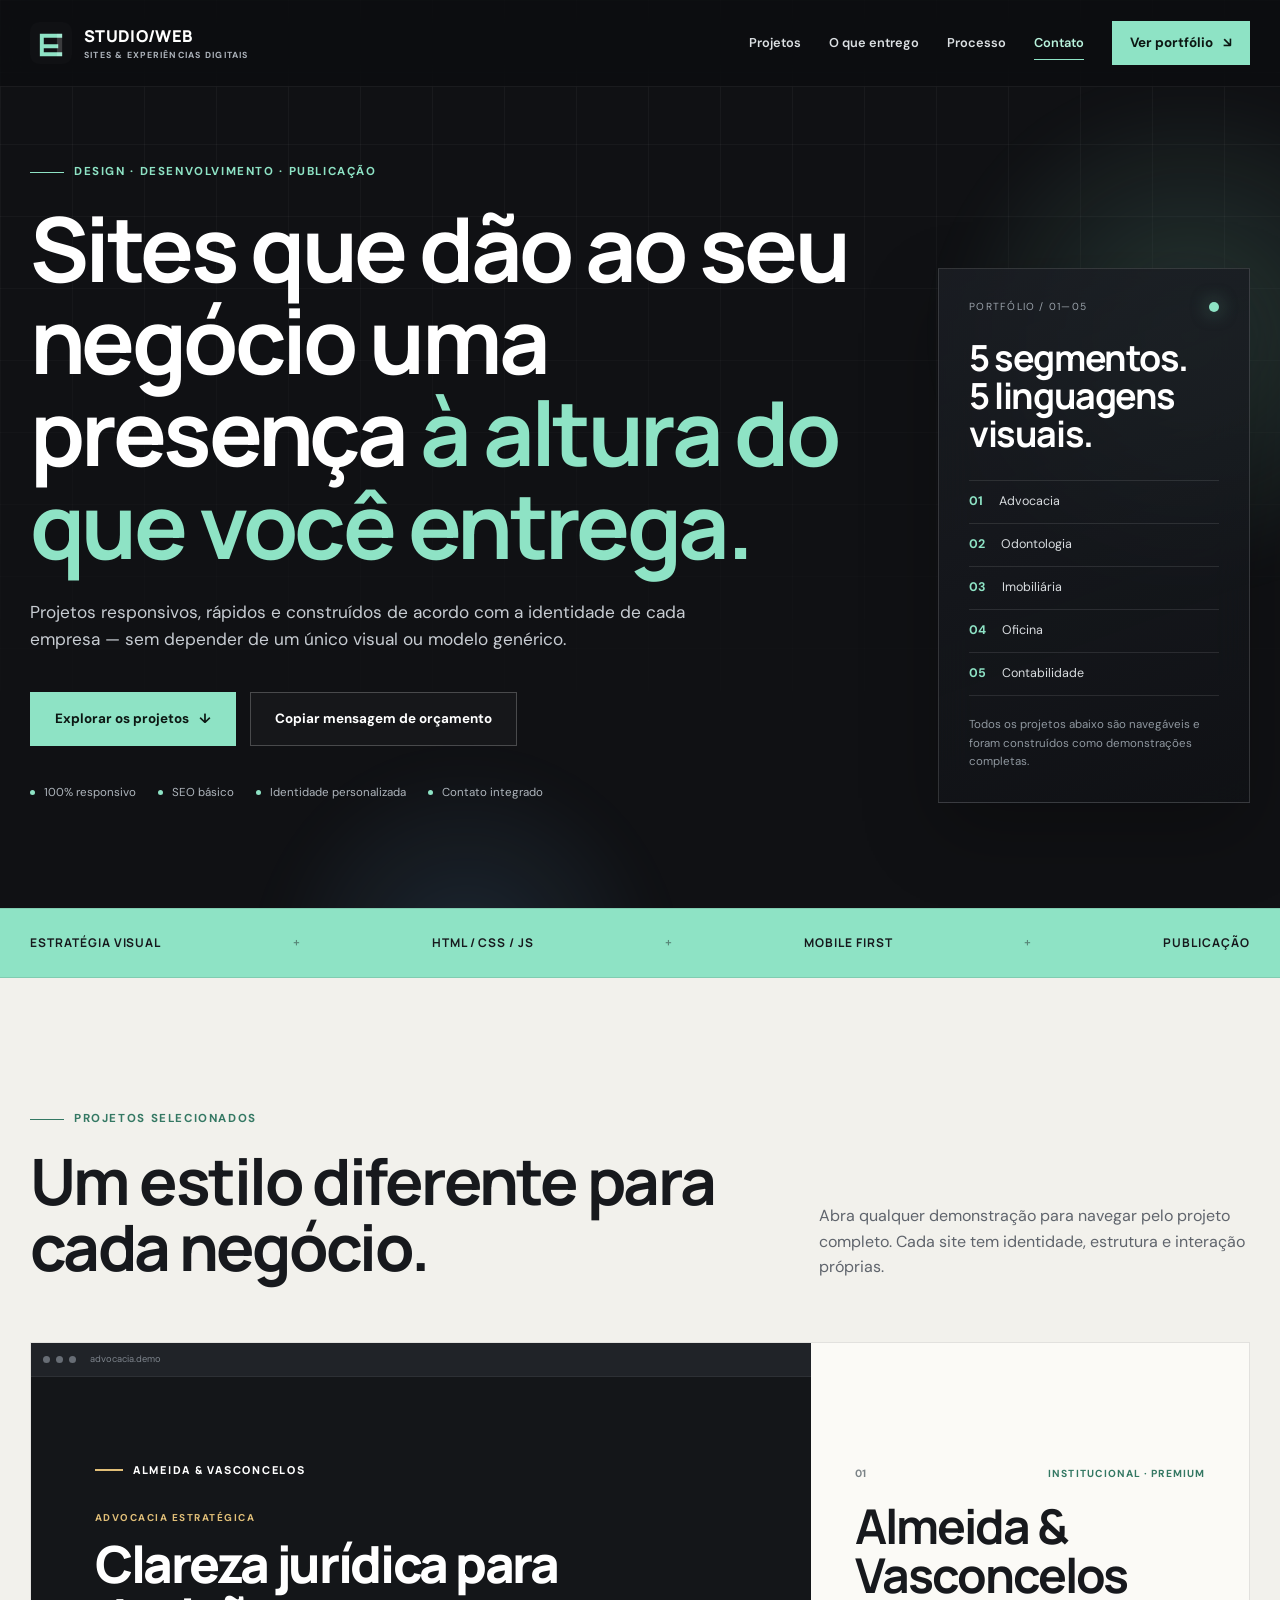
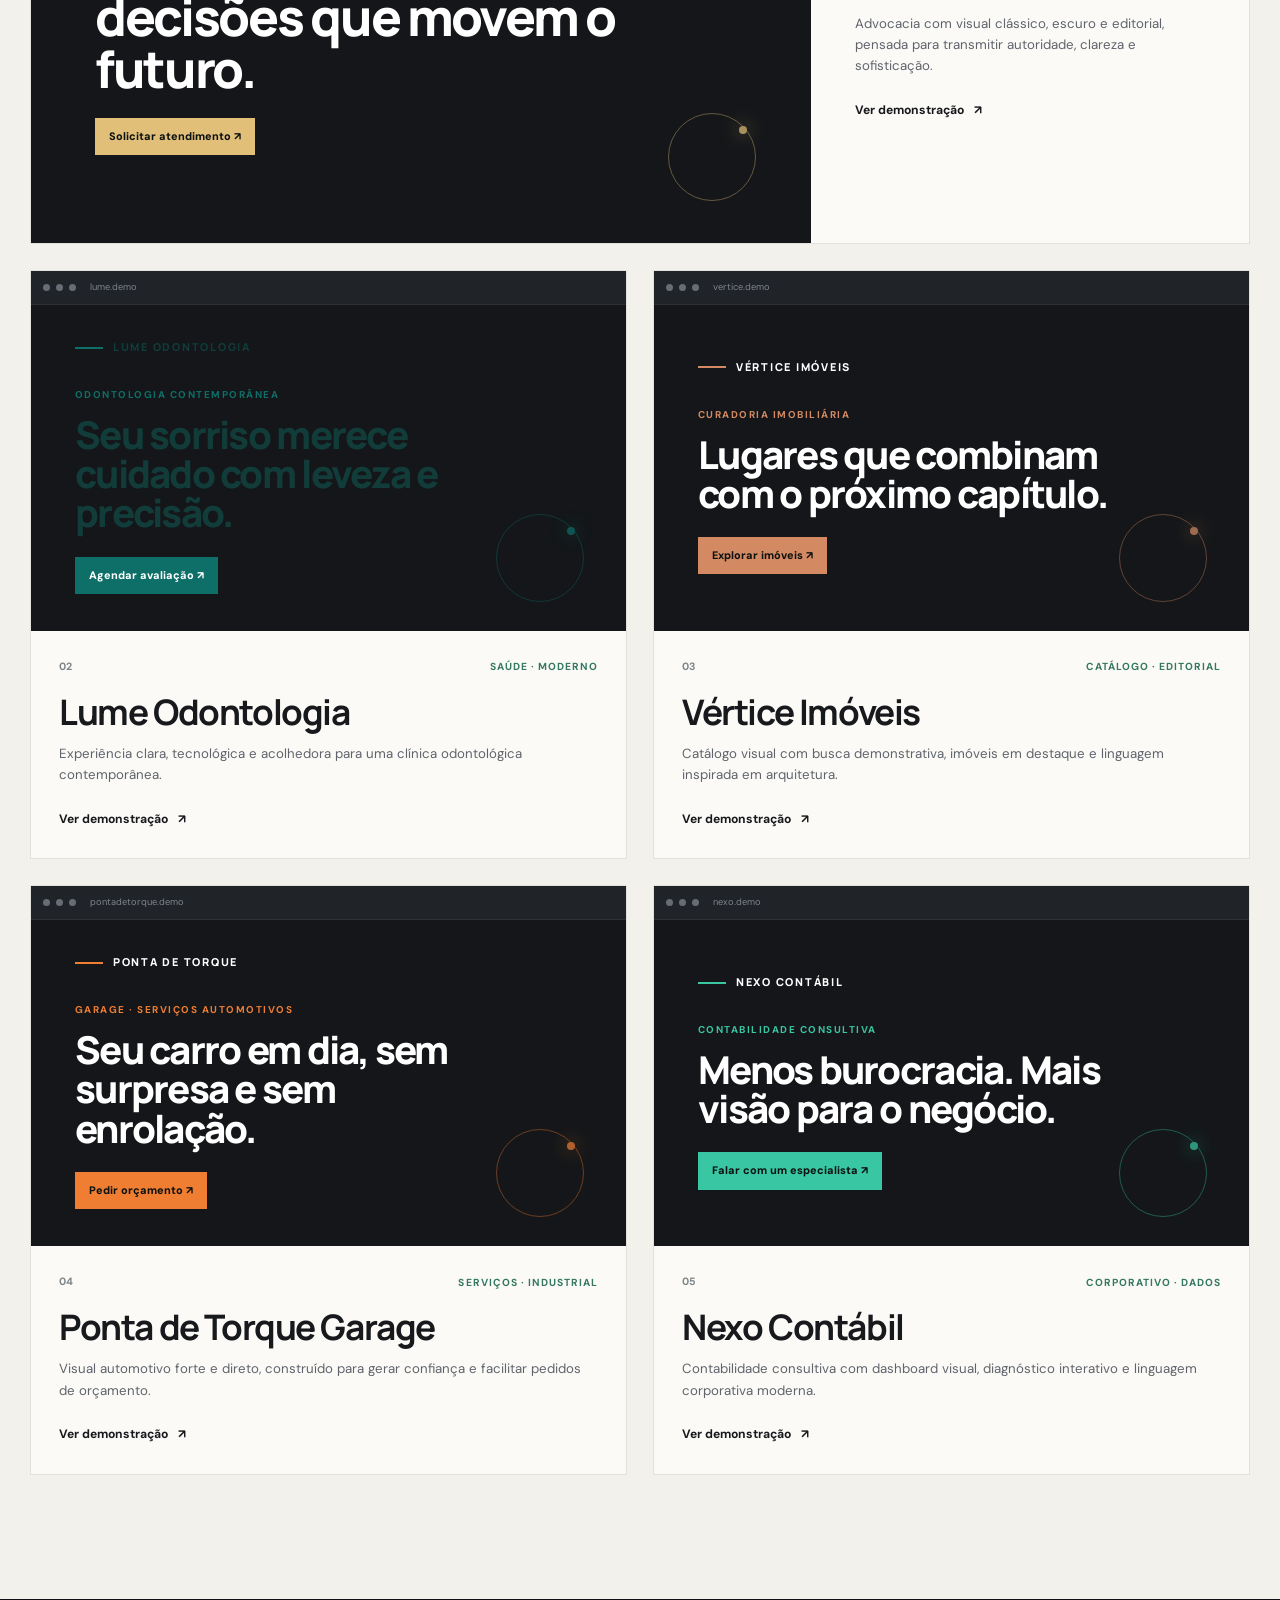
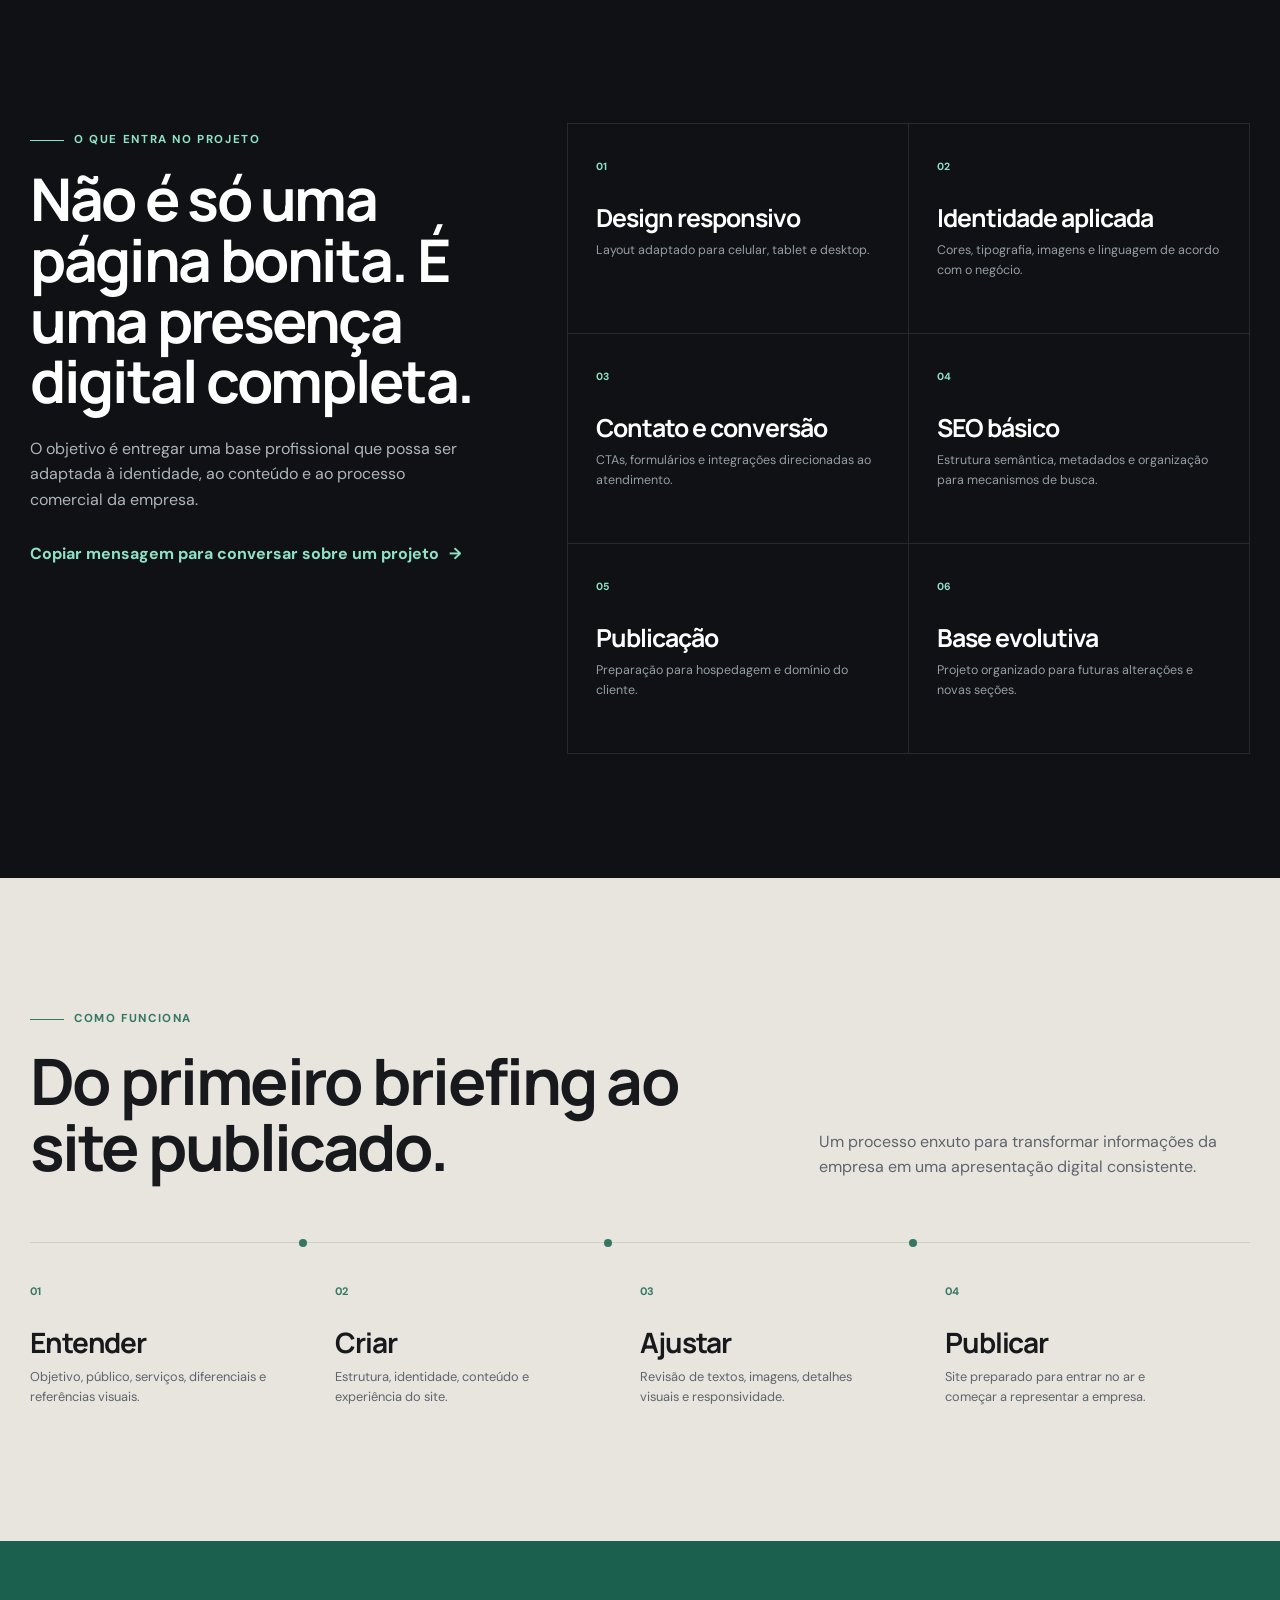
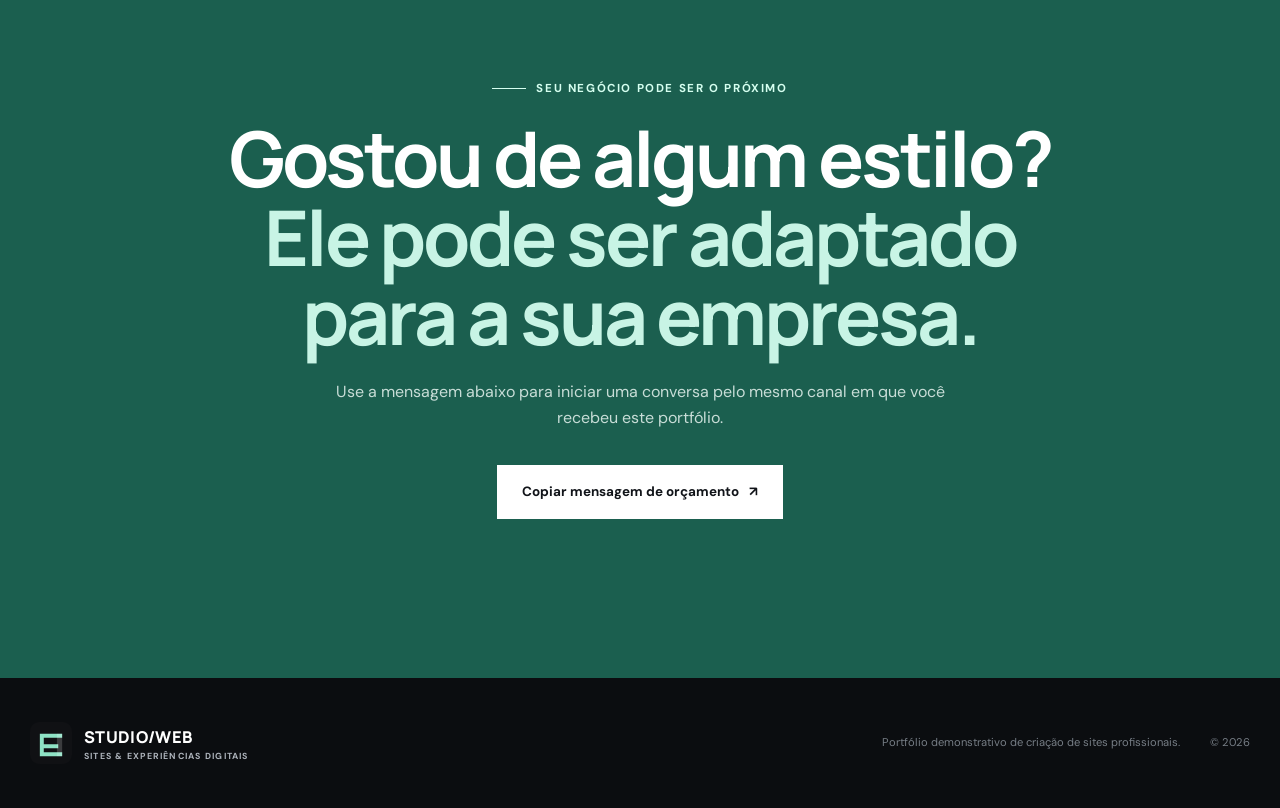
<file: portfolio/index.html>
<!DOCTYPE html>
<html lang="pt-BR">
<head>
  <meta charset="UTF-8">
  <meta name="viewport" content="width=device-width, initial-scale=1.0">
  <meta name="theme-color" content="#101114">
  <meta name="description" content="Portfólio de sites profissionais para negócios locais: advocacia, odontologia, imobiliária, oficina automotiva e contabilidade.">
  <meta name="robots" content="index,follow">
  <link rel="canonical" href="https://fedidinho.github.io/Extra/portfolio/">

  <meta property="og:type" content="website">
  <meta property="og:locale" content="pt_BR">
  <meta property="og:title" content="Portfólio Web | Sites profissionais para negócios">
  <meta property="og:description" content="Conheça cinco demonstrações completas de sites criados para diferentes segmentos de negócio.">
  <meta property="og:image" content="https://images.unsplash.com/photo-1460925895917-afdab827c52f?auto=format&fit=crop&w=1400&q=88">
  <meta property="og:url" content="https://fedidinho.github.io/Extra/portfolio/">

  <meta name="twitter:card" content="summary_large_image">
  <meta name="twitter:title" content="Portfólio Web">
  <meta name="twitter:description" content="Sites profissionais, responsivos e pensados para cada tipo de negócio.">
  <meta name="twitter:image" content="https://images.unsplash.com/photo-1460925895917-afdab827c52f?auto=format&fit=crop&w=1400&q=88">

  <title>Portfólio Web | Sites profissionais</title>

  <link rel="icon" href="assets/favicon.svg" type="image/svg+xml">
  <link rel="manifest" href="manifest.webmanifest">
  <link rel="preconnect" href="https://fonts.googleapis.com">
  <link rel="preconnect" href="https://fonts.gstatic.com" crossorigin>
  <link rel="preconnect" href="https://images.unsplash.com">
  <link href="https://fonts.googleapis.com/css2?family=DM+Sans:wght@400;500;600;700&family=Manrope:wght@500;600;700;800&display=swap" rel="stylesheet">
  <link rel="stylesheet" href="style.css?v=20260807-4">

  <style>
    .iframe-stage.static-preview{position:relative;height:calc(100% - 34px);min-height:326px;overflow:hidden;background-position:center;background-size:cover;isolation:isolate}
    .project-wide .iframe-stage.static-preview{min-height:466px}
    .static-preview::before{content:"";position:absolute;inset:0;background:var(--preview-overlay);z-index:0}
    .preview-mock{position:absolute;inset:0;z-index:1;display:flex;flex-direction:column;justify-content:center;padding:42px 44px;color:#fff}
    .project-wide .preview-mock{padding:58px 64px}
    .preview-mock.light{color:#113c39}
    .preview-brand{display:flex;align-items:center;gap:10px;font:800 .68rem/1 var(--title);letter-spacing:.16em;text-transform:uppercase}
    .preview-brand::before{content:"";width:28px;height:2px;background:var(--preview-accent)}
    .preview-kicker{margin-top:34px;color:var(--preview-accent);font-size:.62rem;font-weight:700;letter-spacing:.15em;text-transform:uppercase}
    .preview-title{max-width:430px;margin-top:12px;font:800 clamp(1.7rem,3vw,3rem)/1.02 var(--title);letter-spacing:-.045em}
    .project-wide .preview-title{max-width:560px;font-size:clamp(2.3rem,4vw,4.3rem)}
    .preview-action{display:inline-flex;align-self:flex-start;margin-top:24px;padding:10px 14px;background:var(--preview-accent);color:#0c1111;font-size:.68rem;font-weight:800}
    .preview-mock.light .preview-action{color:#fff}
    .preview-ring{position:absolute;right:7%;bottom:9%;width:88px;height:88px;border:1px solid var(--preview-accent);border-radius:50%;opacity:.55}
    .preview-ring::after{content:"";position:absolute;top:12px;right:8px;width:8px;height:8px;border-radius:50%;background:var(--preview-accent);box-shadow:0 0 18px var(--preview-accent)}
    @media(max-width:1080px){.project-wide .iframe-stage.static-preview{min-height:356px}.preview-mock,.project-wide .preview-mock{padding:34px}.project-wide .preview-title{font-size:2.7rem}}
    @media(max-width:620px){.iframe-stage.static-preview,.project-wide .iframe-stage.static-preview{min-height:270px}.preview-mock,.project-wide .preview-mock{padding:26px}.preview-kicker{margin-top:24px}.preview-title,.project-wide .preview-title{max-width:86%;font-size:1.8rem}.preview-ring{width:62px;height:62px}}
  </style>

  <script type="application/ld+json">
  {
    "@context":"https://schema.org",
    "@type":"WebSite",
    "name":"Portfólio Web",
    "url":"https://fedidinho.github.io/Extra/portfolio/",
    "description":"Portfólio demonstrativo de criação de sites profissionais para diferentes segmentos de negócio."
  }
  </script>
</head>
<body>
  <a class="skip-link" href="#conteudo">Ir para o conteúdo</a>
  <div class="scroll-progress" aria-hidden="true"><span></span></div>

  <header class="site-header" id="inicio">
    <div class="container header-inner">
      <a class="brand" href="#inicio" aria-label="Portfólio Web - início">
        <img src="assets/mark.svg" alt="" width="42" height="42">
        <span class="brand-copy"><strong>STUDIO/WEB</strong><small>Sites & experiências digitais</small></span>
      </a>

      <nav class="desktop-nav" aria-label="Navegação principal">
        <a href="#projetos">Projetos</a>
        <a href="#entrega">O que entrego</a>
        <a href="#processo">Processo</a>
        <a href="#contato">Contato</a>
      </nav>

      <a class="btn btn-primary desktop-cta" href="#projetos">Ver portfólio <span aria-hidden="true">↘</span></a>

      <button class="menu-toggle" type="button" aria-expanded="false" aria-controls="mobile-menu" aria-label="Abrir menu">
        <span></span><span></span><span></span>
      </button>
    </div>

    <div class="mobile-menu" id="mobile-menu" hidden>
      <a href="#projetos">Projetos</a>
      <a href="#entrega">O que entrego</a>
      <a href="#processo">Processo</a>
      <a href="#contato">Contato</a>
      <a class="btn btn-primary" href="#projetos">Ver portfólio</a>
    </div>
  </header>

  <main id="conteudo">
    <section class="hero">
      <div class="hero-grid-bg" aria-hidden="true"></div>
      <div class="hero-orb orb-one" aria-hidden="true"></div>
      <div class="hero-orb orb-two" aria-hidden="true"></div>
      <div class="container hero-layout">
        <div class="hero-copy reveal">
          <span class="eyebrow">Design · Desenvolvimento · Publicação</span>
          <h1>Sites que dão ao seu negócio uma presença <em>à altura do que você entrega.</em></h1>
          <p>Projetos responsivos, rápidos e construídos de acordo com a identidade de cada empresa — sem depender de um único visual ou modelo genérico.</p>
          <div class="hero-actions">
            <a class="btn btn-primary" href="#projetos">Explorar os projetos <span aria-hidden="true">↓</span></a>
            <button class="btn btn-ghost copy-message" type="button">Copiar mensagem de orçamento</button>
          </div>
          <div class="hero-meta" aria-label="Características dos projetos">
            <span>100% responsivo</span><span>SEO básico</span><span>Identidade personalizada</span><span>Contato integrado</span>
          </div>
        </div>

        <aside class="hero-panel reveal" aria-label="Resumo do portfólio">
          <div class="panel-top"><span>PORTFÓLIO / 01—05</span><i></i></div>
          <strong>5 segmentos.<br>5 linguagens visuais.</strong>
          <div class="panel-list">
            <span><b>01</b> Advocacia</span><span><b>02</b> Odontologia</span><span><b>03</b> Imobiliária</span><span><b>04</b> Oficina</span><span><b>05</b> Contabilidade</span>
          </div>
          <p>Todos os projetos abaixo são navegáveis e foram construídos como demonstrações completas.</p>
        </aside>
      </div>
    </section>

    <section class="intro-strip" aria-label="Resumo dos serviços">
      <div class="container strip-grid"><span>Estratégia visual</span><i>+</i><span>HTML / CSS / JS</span><i>+</i><span>Mobile first</span><i>+</i><span>Publicação</span></div>
    </section>

    <section class="section projects-section" id="projetos">
      <div class="container">
        <div class="section-heading reveal">
          <div><span class="eyebrow dark">Projetos selecionados</span><h2>Um estilo diferente para cada negócio.</h2></div>
          <p>Abra qualquer demonstração para navegar pelo projeto completo. Cada site tem identidade, estrutura e interação próprias.</p>
        </div>

        <div class="projects-grid">
          <article class="project-card project-wide reveal">
            <a class="project-preview" href="../" target="_blank" rel="noopener noreferrer" aria-label="Abrir demonstração de advocacia">
              <div class="browser-bar"><span></span><span></span><span></span><small>advocacia.demo</small></div>
              <div class="iframe-stage static-preview" style="--preview-overlay:linear-gradient(90deg,rgba(5,8,11,.98),rgba(5,8,11,.88) 48%,rgba(5,8,11,.24));--preview-accent:#e1bf78;background-image:url('https://images.unsplash.com/photo-1450101499163-c8848c66ca85?auto=format&fit=crop&w=1400&q=84')">
                <div class="preview-mock"><div class="preview-brand">ALMEIDA &amp; VASCONCELOS</div><div class="preview-kicker">ADVOCACIA ESTRATÉGICA</div><div class="preview-title">Clareza jurídica para decisões que movem o futuro.</div><span class="preview-action">Solicitar atendimento ↗</span><span class="preview-ring" aria-hidden="true"></span></div>
              </div>
              <div class="preview-overlay"><span>Abrir projeto ↗</span></div>
            </a>
            <div class="project-info">
              <div><span class="project-number">01</span><span class="project-type">Institucional · Premium</span></div>
              <h3>Almeida &amp; Vasconcelos</h3>
              <p>Advocacia com visual clássico, escuro e editorial, pensada para transmitir autoridade, clareza e sofisticação.</p>
              <a class="project-link" href="../" target="_blank" rel="noopener noreferrer">Ver demonstração <span>↗</span></a>
            </div>
          </article>

          <article class="project-card reveal">
            <a class="project-preview" href="../odontologia/" target="_blank" rel="noopener noreferrer" aria-label="Abrir demonstração de odontologia">
              <div class="browser-bar"><span></span><span></span><span></span><small>lume.demo</small></div>
              <div class="iframe-stage static-preview" style="--preview-overlay:linear-gradient(90deg,rgba(244,251,249,.99),rgba(244,251,249,.92) 52%,rgba(244,251,249,.12));--preview-accent:#0e6f68;background-image:url('https://images.unsplash.com/photo-1606811971618-4486d14f3f99?auto=format&fit=crop&w=1400&q=86');background-position:center right">
                <div class="preview-mock light"><div class="preview-brand">LUME ODONTOLOGIA</div><div class="preview-kicker">ODONTOLOGIA CONTEMPORÂNEA</div><div class="preview-title">Seu sorriso merece cuidado com leveza e precisão.</div><span class="preview-action">Agendar avaliação ↗</span><span class="preview-ring" aria-hidden="true"></span></div>
              </div>
              <div class="preview-overlay"><span>Abrir projeto ↗</span></div>
            </a>
            <div class="project-info">
              <div><span class="project-number">02</span><span class="project-type">Saúde · Moderno</span></div>
              <h3>Lume Odontologia</h3>
              <p>Experiência clara, tecnológica e acolhedora para uma clínica odontológica contemporânea.</p>
              <a class="project-link" href="../odontologia/" target="_blank" rel="noopener noreferrer">Ver demonstração <span>↗</span></a>
            </div>
          </article>

          <article class="project-card reveal">
            <a class="project-preview" href="../imobiliaria/" target="_blank" rel="noopener noreferrer" aria-label="Abrir demonstração de imobiliária">
              <div class="browser-bar"><span></span><span></span><span></span><small>vertice.demo</small></div>
              <div class="iframe-stage static-preview" style="--preview-overlay:linear-gradient(90deg,rgba(20,21,20,.96),rgba(20,21,20,.76) 50%,rgba(20,21,20,.14));--preview-accent:#d38a62;background-image:url('https://images.unsplash.com/photo-1600585154340-be6161a56a0c?auto=format&fit=crop&w=1400&q=86')">
                <div class="preview-mock"><div class="preview-brand">VÉRTICE IMÓVEIS</div><div class="preview-kicker">CURADORIA IMOBILIÁRIA</div><div class="preview-title">Lugares que combinam com o próximo capítulo.</div><span class="preview-action">Explorar imóveis ↗</span><span class="preview-ring" aria-hidden="true"></span></div>
              </div>
              <div class="preview-overlay"><span>Abrir projeto ↗</span></div>
            </a>
            <div class="project-info">
              <div><span class="project-number">03</span><span class="project-type">Catálogo · Editorial</span></div>
              <h3>Vértice Imóveis</h3>
              <p>Catálogo visual com busca demonstrativa, imóveis em destaque e linguagem inspirada em arquitetura.</p>
              <a class="project-link" href="../imobiliaria/" target="_blank" rel="noopener noreferrer">Ver demonstração <span>↗</span></a>
            </div>
          </article>

          <article class="project-card reveal">
            <a class="project-preview" href="../oficina/" target="_blank" rel="noopener noreferrer" aria-label="Abrir demonstração de oficina">
              <div class="browser-bar"><span></span><span></span><span></span><small>pontadetorque.demo</small></div>
              <div class="iframe-stage static-preview" style="--preview-overlay:linear-gradient(90deg,rgba(8,10,12,.98),rgba(8,10,12,.83) 50%,rgba(8,10,12,.20));--preview-accent:#ef7d32;background-image:url('https://images.unsplash.com/photo-1487754180451-c456f719a1fc?auto=format&fit=crop&w=1400&q=86')">
                <div class="preview-mock"><div class="preview-brand">PONTA DE TORQUE</div><div class="preview-kicker">GARAGE · SERVIÇOS AUTOMOTIVOS</div><div class="preview-title">Seu carro em dia, sem surpresa e sem enrolação.</div><span class="preview-action">Pedir orçamento ↗</span><span class="preview-ring" aria-hidden="true"></span></div>
              </div>
              <div class="preview-overlay"><span>Abrir projeto ↗</span></div>
            </a>
            <div class="project-info">
              <div><span class="project-number">04</span><span class="project-type">Serviços · Industrial</span></div>
              <h3>Ponta de Torque Garage</h3>
              <p>Visual automotivo forte e direto, construído para gerar confiança e facilitar pedidos de orçamento.</p>
              <a class="project-link" href="../oficina/" target="_blank" rel="noopener noreferrer">Ver demonstração <span>↗</span></a>
            </div>
          </article>

          <article class="project-card reveal">
            <a class="project-preview" href="../contabilidade/" target="_blank" rel="noopener noreferrer" aria-label="Abrir demonstração de contabilidade">
              <div class="browser-bar"><span></span><span></span><span></span><small>nexo.demo</small></div>
              <div class="iframe-stage static-preview" style="--preview-overlay:linear-gradient(90deg,rgba(8,28,38,.98),rgba(8,28,38,.88) 50%,rgba(8,28,38,.20));--preview-accent:#38c6a3;background-image:url('https://images.unsplash.com/photo-1554224155-6726b3ff858f?auto=format&fit=crop&w=1400&q=86')">
                <div class="preview-mock"><div class="preview-brand">NEXO CONTÁBIL</div><div class="preview-kicker">CONTABILIDADE CONSULTIVA</div><div class="preview-title">Menos burocracia. Mais visão para o negócio.</div><span class="preview-action">Falar com um especialista ↗</span><span class="preview-ring" aria-hidden="true"></span></div>
              </div>
              <div class="preview-overlay"><span>Abrir projeto ↗</span></div>
            </a>
            <div class="project-info">
              <div><span class="project-number">05</span><span class="project-type">Corporativo · Dados</span></div>
              <h3>Nexo Contábil</h3>
              <p>Contabilidade consultiva com dashboard visual, diagnóstico interativo e linguagem corporativa moderna.</p>
              <a class="project-link" href="../contabilidade/" target="_blank" rel="noopener noreferrer">Ver demonstração <span>↗</span></a>
            </div>
          </article>
        </div>
      </div>
    </section>

    <section class="section deliver-section" id="entrega">
      <div class="container deliver-layout">
        <div class="deliver-copy reveal">
          <span class="eyebrow">O que entra no projeto</span>
          <h2>Não é só uma página bonita. É uma presença digital completa.</h2>
          <p>O objetivo é entregar uma base profissional que possa ser adaptada à identidade, ao conteúdo e ao processo comercial da empresa.</p>
          <button class="text-button copy-message" type="button">Copiar mensagem para conversar sobre um projeto <span>→</span></button>
        </div>
        <div class="deliver-grid">
          <article class="deliver-item reveal"><span>01</span><h3>Design responsivo</h3><p>Layout adaptado para celular, tablet e desktop.</p></article>
          <article class="deliver-item reveal"><span>02</span><h3>Identidade aplicada</h3><p>Cores, tipografia, imagens e linguagem de acordo com o negócio.</p></article>
          <article class="deliver-item reveal"><span>03</span><h3>Contato e conversão</h3><p>CTAs, formulários e integrações direcionadas ao atendimento.</p></article>
          <article class="deliver-item reveal"><span>04</span><h3>SEO básico</h3><p>Estrutura semântica, metadados e organização para mecanismos de busca.</p></article>
          <article class="deliver-item reveal"><span>05</span><h3>Publicação</h3><p>Preparação para hospedagem e domínio do cliente.</p></article>
          <article class="deliver-item reveal"><span>06</span><h3>Base evolutiva</h3><p>Projeto organizado para futuras alterações e novas seções.</p></article>
        </div>
      </div>
    </section>

    <section class="section process-section" id="processo">
      <div class="container">
        <div class="section-heading reveal">
          <div><span class="eyebrow dark">Como funciona</span><h2>Do primeiro briefing ao site publicado.</h2></div>
          <p>Um processo enxuto para transformar informações da empresa em uma apresentação digital consistente.</p>
        </div>
        <div class="process-grid">
          <article class="process-step reveal"><span>01</span><h3>Entender</h3><p>Objetivo, público, serviços, diferenciais e referências visuais.</p></article>
          <article class="process-step reveal"><span>02</span><h3>Criar</h3><p>Estrutura, identidade, conteúdo e experiência do site.</p></article>
          <article class="process-step reveal"><span>03</span><h3>Ajustar</h3><p>Revisão de textos, imagens, detalhes visuais e responsividade.</p></article>
          <article class="process-step reveal"><span>04</span><h3>Publicar</h3><p>Site preparado para entrar no ar e começar a representar a empresa.</p></article>
        </div>
      </div>
    </section>

    <section class="cta-section" id="contato">
      <div class="cta-noise" aria-hidden="true"></div>
      <div class="container cta-inner reveal">
        <span class="eyebrow">Seu negócio pode ser o próximo</span>
        <h2>Gostou de algum estilo?<br><em>Ele pode ser adaptado para a sua empresa.</em></h2>
        <p>Use a mensagem abaixo para iniciar uma conversa pelo mesmo canal em que você recebeu este portfólio.</p>
        <button class="btn btn-light copy-message" type="button">Copiar mensagem de orçamento <span aria-hidden="true">↗</span></button>
        <p class="copy-status" id="copy-status" role="status" aria-live="polite"></p>
      </div>
    </section>
  </main>

  <footer class="site-footer">
    <div class="container footer-inner">
      <a class="brand" href="#inicio"><img src="assets/mark.svg" alt="" width="42" height="42"><span class="brand-copy"><strong>STUDIO/WEB</strong><small>Sites & experiências digitais</small></span></a>
      <p>Portfólio demonstrativo de criação de sites profissionais.</p>
      <p>© <span id="current-year"></span></p>
    </div>
  </footer>

  <button class="back-top" type="button" aria-label="Voltar ao topo">↑</button>
  <script src="script.js?v=20260807-4" defer></script>
</body>
</html>
</file>
<file: portfolio/style.css>
:root{--bg:#101114;--bg2:#17191e;--paper:#f2f1ec;--paper2:#e7e5de;--white:#fff;--text:#5f646c;--ink:#17191d;--accent:#8ee3c5;--accent2:#b9f3dd;--line:rgba(23,25,29,.11);--darkline:rgba(255,255,255,.1);--max:1220px;--shadow:0 28px 80px rgba(14,16,20,.14);--title:"Manrope",sans-serif;--body:"DM Sans",sans-serif;--ease:cubic-bezier(.2,.7,.2,1)}*{box-sizing:border-box;margin:0;padding:0}html{scroll-behavior:smooth;scroll-padding-top:96px}body{font-family:var(--body);background:var(--paper);color:var(--ink);line-height:1.6;overflow-x:hidden}body.menu-open{overflow:hidden}a{color:inherit;text-decoration:none}img{display:block;max-width:100%}button{font:inherit}button,a{-webkit-tap-highlight-color:transparent}.container{width:min(calc(100% - 48px),var(--max));margin:auto}.skip-link{position:fixed;z-index:9999;left:12px;top:12px;padding:10px 14px;background:#fff;transform:translateY(-160%)}.skip-link:focus{transform:none}.scroll-progress{position:fixed;z-index:1600;top:0;left:0;width:100%;height:2px}.scroll-progress span{display:block;height:100%;width:0;background:linear-gradient(90deg,var(--accent),#74bfff)}h1,h2,h3{font-family:var(--title);line-height:1.03;letter-spacing:-.04em}h1{font-size:clamp(3.6rem,7vw,7.2rem)}h2{font-size:clamp(2.7rem,5vw,5rem)}h3{font-size:1.8rem}p{color:var(--text)}::selection{background:var(--accent);color:#0a1411}.eyebrow{display:inline-flex;align-items:center;gap:10px;margin-bottom:20px;color:var(--accent);font-size:.72rem;font-weight:700;letter-spacing:.14em;text-transform:uppercase}.eyebrow:before{content:"";width:34px;height:1px;background:currentColor}.eyebrow.dark{color:#347863}.section{padding:124px 0}.btn{display:inline-flex;align-items:center;justify-content:center;gap:10px;min-height:54px;padding:0 24px;border:1px solid transparent;cursor:pointer;font-weight:700;font-size:.84rem;transition:.25s var(--ease)}.btn:hover{transform:translateY(-2px)}.btn-primary{background:var(--accent);color:#0c1713}.btn-primary:hover{background:var(--accent2);box-shadow:0 16px 35px rgba(142,227,197,.2)}.btn-ghost{border-color:rgba(255,255,255,.22);color:#fff;background:rgba(255,255,255,.025)}.btn-ghost:hover{border-color:var(--accent);color:var(--accent2)}.btn-light{background:#fff;color:#111419}.btn-light:hover{box-shadow:0 18px 40px rgba(0,0,0,.18)}.site-header{position:fixed;inset:0 0 auto;z-index:1000;background:rgba(12,13,16,.72);backdrop-filter:blur(16px);border-bottom:1px solid rgba(255,255,255,.06);transition:.28s}.site-header.scrolled{background:rgba(12,13,16,.94);box-shadow:0 12px 40px rgba(0,0,0,.16)}.header-inner{min-height:86px;display:grid;grid-template-columns:1fr auto auto;gap:28px;align-items:center}.brand{display:inline-flex;align-items:center;gap:12px;color:#fff}.brand img{width:42px;height:42px}.brand-copy{display:grid;line-height:1.05}.brand-copy strong{font:800 1.02rem var(--title);letter-spacing:.02em}.brand-copy small{margin-top:4px;color:#aeb4bc;font-size:.55rem;font-weight:700;letter-spacing:.14em;text-transform:uppercase}.desktop-nav{display:flex;gap:28px}.desktop-nav a{position:relative;padding:31px 0;color:#dce0e3;font-size:.8rem;font-weight:600}.desktop-nav a:after{content:"";position:absolute;left:0;right:100%;bottom:24px;height:1px;background:var(--accent);transition:right .25s}.desktop-nav a:hover,.desktop-nav a.active{color:var(--accent2)}.desktop-nav a:hover:after,.desktop-nav a.active:after{right:0}.desktop-cta{min-height:44px;padding:0 17px}.menu-toggle{display:none;width:44px;height:44px;border:1px solid rgba(255,255,255,.14);background:transparent;cursor:pointer;align-items:center;justify-content:center;flex-direction:column;gap:5px}.menu-toggle span{width:20px;height:1px;background:#fff;transition:.25s}.menu-toggle[aria-expanded=true] span:nth-child(1){transform:translateY(6px) rotate(45deg)}.menu-toggle[aria-expanded=true] span:nth-child(2){opacity:0}.menu-toggle[aria-expanded=true] span:nth-child(3){transform:translateY(-6px) rotate(-45deg)}.mobile-menu{padding:24px;background:rgba(12,13,16,.98);border-top:1px solid var(--darkline)}.mobile-menu:not([hidden]){display:grid;gap:17px}.mobile-menu>a:not(.btn){color:#fff;font:700 1.5rem var(--title)}.hero{position:relative;min-height:100svh;display:grid;align-items:center;background:var(--bg);color:#fff;overflow:hidden;isolation:isolate}.hero-grid-bg{position:absolute;inset:0;z-index:-3;background-image:linear-gradient(rgba(255,255,255,.045) 1px,transparent 1px),linear-gradient(90deg,rgba(255,255,255,.045) 1px,transparent 1px);background-size:72px 72px;mask-image:linear-gradient(to bottom,#000,transparent 88%)}.hero-orb{position:absolute;border-radius:50%;filter:blur(20px);z-index:-2}.orb-one{width:520px;height:520px;right:-170px;top:8%;background:radial-gradient(circle,rgba(142,227,197,.18),transparent 68%)}.orb-two{width:420px;height:420px;left:20%;bottom:-260px;background:radial-gradient(circle,rgba(116,191,255,.13),transparent 68%)}.hero-layout{display:grid;grid-template-columns:minmax(0,1.45fr) minmax(300px,.55fr);gap:86px;align-items:end;padding-top:155px;padding-bottom:105px}.hero-copy{max-width:860px}.hero h1 em{color:var(--accent);font-style:normal}.hero-copy>p{max-width:670px;margin-top:28px;color:#c7ccd2;font-size:1.08rem}.hero-actions{display:flex;flex-wrap:wrap;gap:14px;margin-top:38px}.hero-meta{display:flex;flex-wrap:wrap;gap:10px 22px;margin-top:38px;color:#aeb5bc;font-size:.72rem}.hero-meta span{position:relative;padding-left:14px}.hero-meta span:before{content:"";position:absolute;left:0;top:.55em;width:5px;height:5px;border-radius:50%;background:var(--accent)}.hero-panel{padding:30px;border:1px solid rgba(255,255,255,.14);background:linear-gradient(160deg,rgba(27,30,36,.86),rgba(16,18,22,.7));box-shadow:0 30px 70px rgba(0,0,0,.25);backdrop-filter:blur(18px)}.panel-top{display:flex;align-items:center;justify-content:space-between;color:#9ba3ab;font-size:.64rem;letter-spacing:.12em}.panel-top i{width:10px;height:10px;border-radius:50%;background:var(--accent);box-shadow:0 0 18px rgba(142,227,197,.5)}.hero-panel>strong{display:block;margin-top:24px;font:700 2.25rem/1.05 var(--title);letter-spacing:-.04em}.panel-list{display:grid;margin-top:28px;border-top:1px solid var(--darkline)}.panel-list span{display:flex;gap:16px;padding:11px 0;border-bottom:1px solid var(--darkline);font-size:.78rem;color:#d9dde0}.panel-list b{color:var(--accent);font-weight:700}.hero-panel>p{margin-top:20px;color:#8f979f;font-size:.72rem}.intro-strip{background:var(--accent);border-top:1px solid rgba(0,0,0,.1);border-bottom:1px solid rgba(0,0,0,.1)}.strip-grid{min-height:68px;display:grid;grid-template-columns:repeat(7,auto);justify-content:space-between;align-items:center;gap:18px;font:700 .75rem var(--title);letter-spacing:.08em;text-transform:uppercase}.strip-grid i{font-style:normal;opacity:.45}.projects-section{background:var(--paper)}.section-heading{display:grid;grid-template-columns:1.1fr .65fr;gap:60px;align-items:end;margin-bottom:62px}.section-heading>p{max-width:470px;justify-self:end}.projects-grid{display:grid;grid-template-columns:repeat(2,1fr);gap:26px}.project-card{background:#fbfaf6;border:1px solid var(--line);overflow:hidden;transition:transform .32s var(--ease),box-shadow .32s}.project-card:hover{transform:translateY(-5px);box-shadow:var(--shadow)}.project-wide{grid-column:1/-1;display:grid;grid-template-columns:1.28fr .72fr}.project-preview{position:relative;display:block;overflow:hidden;background:#1b1d22;min-height:360px}.project-wide .project-preview{min-height:500px}.browser-bar{height:34px;display:flex;align-items:center;gap:6px;padding:0 12px;background:#202328;border-bottom:1px solid rgba(255,255,255,.06)}.browser-bar>span{width:7px;height:7px;border-radius:50%;background:#676d75}.browser-bar small{margin-left:8px;color:#7e858d;font-size:.58rem}.iframe-stage{position:relative;height:calc(100% - 34px);overflow:hidden;background:#141619}.iframe-stage iframe{position:absolute;top:0;left:0;width:1440px;height:930px;border:0;transform:scale(.405);transform-origin:top left;pointer-events:none;background:#fff}.project-wide .iframe-stage iframe{transform:scale(.49)}.preview-overlay{position:absolute;inset:34px 0 0;display:flex;align-items:flex-end;justify-content:flex-end;padding:22px;background:linear-gradient(transparent 55%,rgba(0,0,0,.58));opacity:0;transition:.25s}.preview-overlay span{display:inline-flex;padding:10px 14px;background:#fff;color:#111;font-size:.72rem;font-weight:700}.project-preview:hover .preview-overlay{opacity:1}.project-info{padding:28px}.project-wide .project-info{display:flex;flex-direction:column;justify-content:center;padding:44px}.project-info>div:first-child{display:flex;justify-content:space-between;gap:15px;align-items:center}.project-number{color:#7b8387;font-size:.66rem;font-weight:700}.project-type{color:#347863;font-size:.64rem;font-weight:700;text-transform:uppercase;letter-spacing:.1em}.project-info h3{margin-top:18px;font-size:2.2rem}.project-wide .project-info h3{font-size:3rem}.project-info p{margin-top:13px;font-size:.83rem}.project-link{display:inline-flex;align-items:center;gap:10px;margin-top:24px;font-size:.76rem;font-weight:700}.project-link span{transition:transform .25s}.project-link:hover span{transform:translate(3px,-3px)}.deliver-section{background:var(--bg);color:#fff}.deliver-layout{display:grid;grid-template-columns:.72fr 1.1fr;gap:90px}.deliver-copy{position:sticky;top:130px;align-self:start}.deliver-copy h2{font-size:clamp(2.7rem,4.6vw,4.5rem)}.deliver-copy>p{margin-top:24px;color:#aeb5bc;max-width:530px}.text-button{display:inline-flex;align-items:center;gap:10px;margin-top:28px;border:0;background:transparent;color:var(--accent);font-weight:700;cursor:pointer;text-align:left}.text-button span{transition:.25s}.text-button:hover span{transform:translateX(4px)}.deliver-grid{display:grid;grid-template-columns:repeat(2,1fr);border-top:1px solid var(--darkline);border-left:1px solid var(--darkline)}.deliver-item{min-height:210px;padding:28px;border-right:1px solid var(--darkline);border-bottom:1px solid var(--darkline);transition:background .25s}.deliver-item:hover{background:rgba(255,255,255,.035)}.deliver-item>span{color:var(--accent);font-size:.65rem;font-weight:700}.deliver-item h3{margin-top:28px;font-size:1.55rem}.deliver-item p{margin-top:10px;color:#959da5;font-size:.78rem}.process-section{background:var(--paper2)}.process-grid{display:grid;grid-template-columns:repeat(4,1fr);border-top:1px solid var(--line)}.process-step{position:relative;padding:34px 30px 10px 0}.process-step:not(:last-child):after{content:"";position:absolute;top:-4px;right:28px;width:8px;height:8px;border-radius:50%;background:#347863}.process-step>span{color:#347863;font-size:.68rem;font-weight:700}.process-step h3{margin-top:25px;font-size:1.75rem}.process-step p{margin-top:10px;max-width:240px;font-size:.8rem}.cta-section{position:relative;overflow:hidden;background:#1b5f4f;color:#fff;padding:130px 0}.cta-noise{position:absolute;inset:0;opacity:.12;background-image:radial-gradient(rgba(255,255,255,.45) .7px,transparent .7px);background-size:8px 8px}.cta-inner{position:relative;max-width:900px;text-align:center}.cta-inner .eyebrow{color:#d6fff0}.cta-inner h2{font-size:clamp(3rem,6vw,5.7rem)}.cta-inner h2 em{font-style:normal;color:#c8f4e5}.cta-inner>p:not(.copy-status){max-width:620px;margin:24px auto 0;color:#c8ddd7}.cta-inner .btn{margin-top:34px}.copy-status{min-height:1.3em;margin-top:14px!important;color:#e6fff7!important;font-size:.75rem}.site-footer{background:#0b0d10;color:#fff}.footer-inner{min-height:130px;display:grid;grid-template-columns:1fr auto auto;gap:30px;align-items:center}.footer-inner>p{color:#767d85;font-size:.7rem}.back-top{position:fixed;right:22px;bottom:22px;z-index:700;width:44px;height:44px;border:1px solid rgba(255,255,255,.12);background:rgba(13,15,18,.92);color:#fff;cursor:pointer;opacity:0;visibility:hidden;transform:translateY(8px);transition:.2s}.back-top.visible{opacity:1;visibility:visible;transform:none}.reveal{opacity:0;transform:translateY(25px);transition:opacity .72s var(--ease),transform .72s var(--ease)}.reveal.in-view{opacity:1;transform:none}@media(prefers-reduced-motion:reduce){*,*:before,*:after{scroll-behavior:auto!important;animation-duration:.01ms!important;transition-duration:.01ms!important}.reveal{opacity:1;transform:none}}@media(max-width:1080px){.desktop-nav{display:none}.menu-toggle{display:flex}.hero-layout{grid-template-columns:1fr .52fr;gap:45px}.project-wide{grid-template-columns:1fr}.project-wide .project-preview{min-height:390px}.project-wide .project-info{padding:30px}.project-wide .project-info h3{font-size:2.4rem}.iframe-stage iframe,.project-wide .iframe-stage iframe{transform:scale(.38)}.deliver-layout{gap:55px}}@media(max-width:860px){.section{padding:92px 0}.desktop-cta{display:none}.header-inner{grid-template-columns:1fr auto}.hero-layout{grid-template-columns:1fr;padding-top:145px;padding-bottom:90px}.hero-panel{max-width:600px}.strip-grid{grid-template-columns:repeat(4,auto);justify-content:center;gap:14px 26px;padding:18px 0}.strip-grid i{display:none}.projects-grid,.deliver-layout,.section-heading{grid-template-columns:1fr}.project-wide{grid-column:auto}.section-heading{gap:20px}.section-heading>p{justify-self:start}.deliver-copy{position:static}.process-grid{grid-template-columns:repeat(2,1fr);gap:0 28px}.footer-inner{grid-template-columns:1fr auto}.footer-inner>p:first-of-type{display:none}}@media(max-width:620px){.container{width:min(calc(100% - 28px),var(--max))}.header-inner{min-height:74px}.brand-copy strong{font-size:.92rem}.brand-copy small{font-size:.48rem}.hero{min-height:auto}.hero-layout{padding-top:130px;padding-bottom:78px}h1{font-size:clamp(3rem,14vw,4.5rem)}h2{font-size:clamp(2.45rem,11vw,3.5rem)}.hero-copy>p{font-size:.95rem}.hero-actions{display:grid}.hero-actions .btn{width:100%}.hero-meta{display:grid;gap:8px}.hero-panel{padding:24px}.strip-grid{grid-template-columns:repeat(2,1fr);text-align:center}.projects-grid,.deliver-grid,.process-grid{grid-template-columns:1fr}.project-preview,.project-wide .project-preview{min-height:290px}.iframe-stage iframe,.project-wide .iframe-stage iframe{width:1200px;height:850px;transform:scale(.26)}.project-info,.project-wide .project-info{padding:24px}.project-wide .project-info h3,.project-info h3{font-size:2rem}.deliver-item{min-height:180px}.process-step{padding-bottom:28px;border-bottom:1px solid var(--line)}.process-step:after{display:none!important}.cta-section{padding:95px 0}.footer-inner{grid-template-columns:1fr}.footer-inner>p{justify-self:start}.back-top{right:14px;bottom:14px}}
</file>
